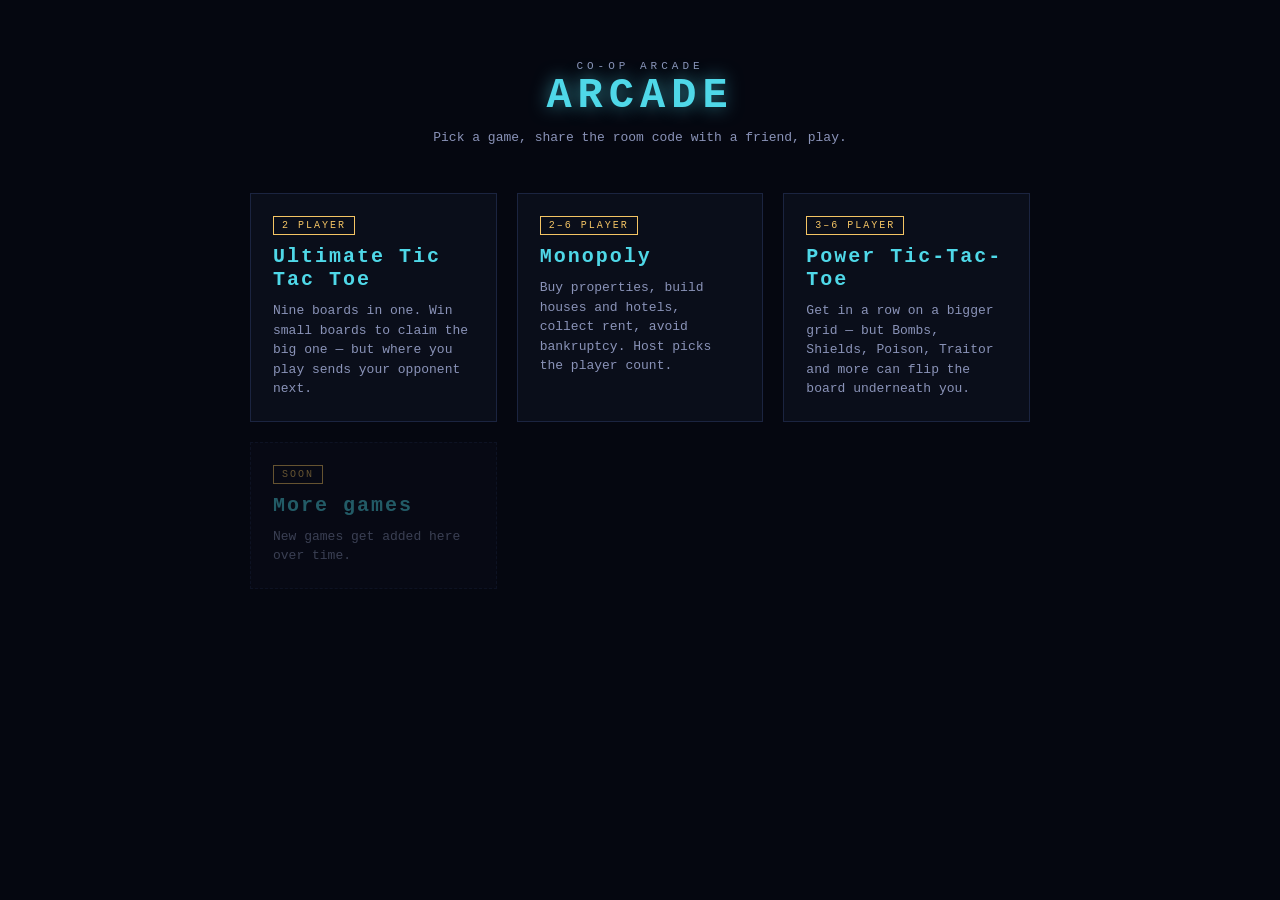
<file: index.html>
<!DOCTYPE html>
<html lang="en">
<head>
<meta charset="UTF-8">
<meta name="viewport" content="width=device-width, initial-scale=1">
<title>Arcade</title>
<link rel="stylesheet" href="./shared/style.css">
<style>
  body {
    display: flex;
    flex-direction: column;
    align-items: center;
    padding: 60px 20px;
  }
  .hub-header { text-align: center; margin-bottom: 48px; }
  .hub-header .msg { margin: 10px auto 0; }

  .game-grid {
    display: grid;
    grid-template-columns: repeat(auto-fill, minmax(240px, 1fr));
    gap: 20px;
    width: 100%;
    max-width: 780px;
  }

  .game-card {
    display: flex;
    flex-direction: column;
    gap: 10px;
    background: var(--void);
    border: 1px solid var(--nebula);
    padding: 22px;
    text-decoration: none;
    transition: border-color 0.15s, transform 0.15s, box-shadow 0.15s;
  }
  .game-card:hover {
    border-color: var(--signal);
    transform: translateY(-2px);
    box-shadow: 0 0 24px rgba(79, 216, 232, 0.15);
  }
  .game-card h2 {
    margin: 0;
    color: var(--signal);
    font-size: 20px;
    letter-spacing: 2px;
  }
  .game-card p {
    margin: 0;
    color: var(--mist);
    font-size: 13px;
    line-height: 1.5;
  }
  .game-card .tag {
    align-self: flex-start;
    font-size: 10px;
    letter-spacing: 2px;
    text-transform: uppercase;
    color: var(--gold);
    border: 1px solid var(--gold);
    padding: 3px 8px;
  }

  /* Placeholder card for games not built yet */
  .game-card.coming-soon {
    opacity: 0.4;
    pointer-events: none;
    border-style: dashed;
  }
</style>
</head>
<body>
  <div class="hub-header">
    <div class="eyebrow">Co-op Arcade</div>
    <h1 class="title">ARCADE</h1>
    <p class="msg">Pick a game, share the room code with a friend, play.</p>
  </div>

  <div class="game-grid">
    <a class="game-card" href="./games/ultimate-ttt/">
      <span class="tag">2 Player</span>
      <h2>Ultimate Tic Tac Toe</h2>
      <p>Nine boards in one. Win small boards to claim the big one — but where you play sends your opponent next.</p>
    </a>

    <a class="game-card" href="./games/monopoly/">
      <span class="tag">2–6 Player</span>
      <h2>Monopoly</h2>
      <p>Buy properties, build houses and hotels, collect rent, avoid bankruptcy. Host picks the player count.</p>
    </a>

    <a class="game-card" href="./games/power-ttt/">
      <span class="tag">3–6 Player</span>
      <h2>Power Tic-Tac-Toe</h2>
      <p>Get in a row on a bigger grid — but Bombs, Shields, Poison, Traitor and more can flip the board underneath you.</p>
    </a>

    <!-- Add more games here as they're built, e.g.:
    <a class="game-card" href="./games/space-menace/">
      <span class="tag">Up to 3 Player</span>
      <h2>Space Menace</h2>
      <p>Co-op arcade defense. Survive the drift.</p>
    </a>
    -->

    <div class="game-card coming-soon">
      <span class="tag">Soon</span>
      <h2>More games</h2>
      <p>New games get added here over time.</p>
    </div>
  </div>
</body>
</html>
</file>
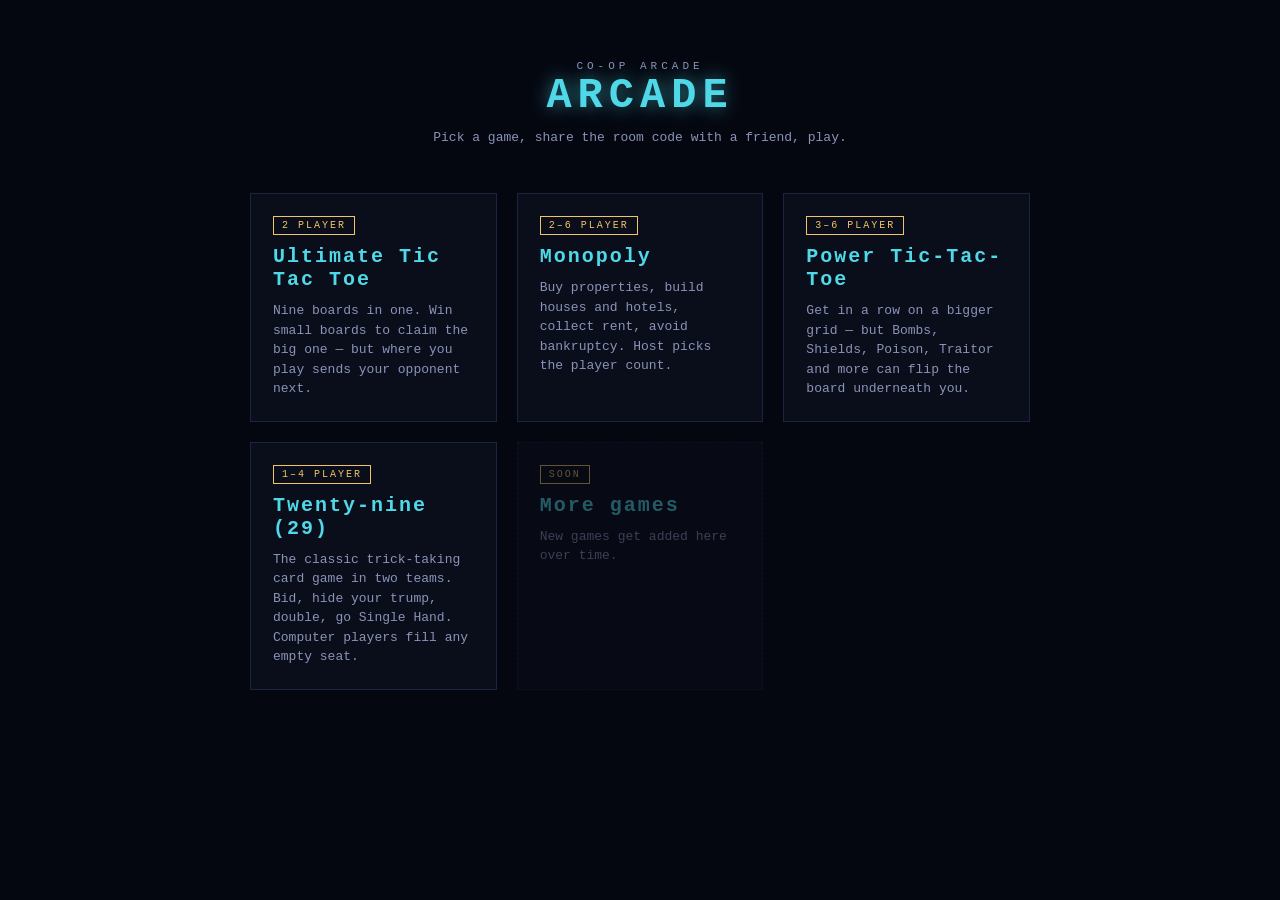
<file: test/index.html>
<!DOCTYPE html>
<html lang="en">
<head>
<meta charset="UTF-8">
<meta name="viewport" content="width=device-width, initial-scale=1">
<title>Arcade</title>
<link rel="stylesheet" href="./shared/style.css">
<style>
  body {
    display: flex;
    flex-direction: column;
    align-items: center;
    padding: 60px 20px;
  }
  .hub-header { text-align: center; margin-bottom: 48px; }
  .hub-header .msg { margin: 10px auto 0; }

  .game-grid {
    display: grid;
    grid-template-columns: repeat(auto-fill, minmax(240px, 1fr));
    gap: 20px;
    width: 100%;
    max-width: 780px;
  }

  .game-card {
    display: flex;
    flex-direction: column;
    gap: 10px;
    background: var(--void);
    border: 1px solid var(--nebula);
    padding: 22px;
    text-decoration: none;
    transition: border-color 0.15s, transform 0.15s, box-shadow 0.15s;
  }
  .game-card:hover {
    border-color: var(--signal);
    transform: translateY(-2px);
    box-shadow: 0 0 24px rgba(79, 216, 232, 0.15);
  }
  .game-card h2 {
    margin: 0;
    color: var(--signal);
    font-size: 20px;
    letter-spacing: 2px;
  }
  .game-card p {
    margin: 0;
    color: var(--mist);
    font-size: 13px;
    line-height: 1.5;
  }
  .game-card .tag {
    align-self: flex-start;
    font-size: 10px;
    letter-spacing: 2px;
    text-transform: uppercase;
    color: var(--gold);
    border: 1px solid var(--gold);
    padding: 3px 8px;
  }

  /* Placeholder card for games not built yet */
  .game-card.coming-soon {
    opacity: 0.4;
    pointer-events: none;
    border-style: dashed;
  }
</style>
</head>
<body>
  <div class="hub-header">
    <div class="eyebrow">Co-op Arcade</div>
    <h1 class="title">ARCADE</h1>
    <p class="msg">Pick a game, share the room code with a friend, play.</p>
  </div>

  <div class="game-grid">
    <a class="game-card" href="./games/ultimate-ttt/">
      <span class="tag">2 Player</span>
      <h2>Ultimate Tic Tac Toe</h2>
      <p>Nine boards in one. Win small boards to claim the big one — but where you play sends your opponent next.</p>
    </a>

    <a class="game-card" href="./games/monopoly/">
      <span class="tag">2–6 Player</span>
      <h2>Monopoly</h2>
      <p>Buy properties, build houses and hotels, collect rent, avoid bankruptcy. Host picks the player count.</p>
    </a>

    <a class="game-card" href="./games/power-ttt/">
      <span class="tag">3–6 Player</span>
      <h2>Power Tic-Tac-Toe</h2>
      <p>Get in a row on a bigger grid — but Bombs, Shields, Poison, Traitor and more can flip the board underneath you.</p>
    </a>

    <a class="game-card" href="./games/twenty-nine/">
      <span class="tag">1–4 Player</span>
      <h2>Twenty-nine (29)</h2>
      <p>The classic trick-taking card game in two teams. Bid, hide your trump, double, go Single Hand. Computer players fill any empty seat.</p>
    </a>

    <!-- Add more games here as they're built, e.g.:
    <a class="game-card" href="./games/space-menace/">
      <span class="tag">Up to 3 Player</span>
      <h2>Space Menace</h2>
      <p>Co-op arcade defense. Survive the drift.</p>
    </a>
    -->

    <div class="game-card coming-soon">
      <span class="tag">Soon</span>
      <h2>More games</h2>
      <p>New games get added here over time.</p>
    </div>
  </div>
</body>
</html>
</file>
<file: shared/style.css>
/* =========================================================
   SHARED THEME — used by hub page + every game
   Keep this in sync across games by always linking to
   /shared/style.css rather than copy-pasting variables.
   ========================================================= */

:root {
  --void: #0a0e1a;
  --void-deep: #050710;
  --nebula: #1b2440;
  --signal: #4fd8e8;
  --signal-dim: #2a7a85;
  --alert: #ff4d6d;
  --gold: #f4c464;
  --mist: #8a93b8;
  --win-x: #4fd8e8;
  --win-o: #ff4d6d;
}

* { box-sizing: border-box; }

html, body {
  margin: 0;
  min-height: 100%;
  background: var(--void-deep);
  color: #e8ecff;
  font-family: 'Courier New', ui-monospace, monospace;
}

.eyebrow {
  letter-spacing: 4px;
  font-size: 11px;
  color: var(--mist);
  text-transform: uppercase;
}

h1.title {
  font-size: 42px;
  letter-spacing: 6px;
  margin: 0;
  color: var(--signal);
  text-shadow: 0 0 18px rgba(79, 216, 232, 0.6);
}

.msg { font-size: 13px; color: var(--mist); max-width: 480px; }
.err { color: var(--alert); font-size: 13px; min-height: 16px; }

input, select, button {
  font-family: inherit;
  font-size: 14px;
  padding: 9px 14px;
  background: var(--void-deep);
  border: 1px solid var(--signal-dim);
  color: #e8ecff;
  border-radius: 3px;
}
input:focus, select:focus { outline: none; border-color: var(--signal); }

button {
  cursor: pointer;
  border-color: var(--signal);
  color: var(--signal);
  letter-spacing: 2px;
  text-transform: uppercase;
  transition: background 0.15s, color 0.15s;
}
button:hover { background: var(--signal); color: var(--void-deep); }
button:disabled { opacity: 0.35; cursor: not-allowed; }
button:disabled:hover { background: none; color: var(--signal); }

.row { display: flex; gap: 10px; align-items: center; }

.code-badge {
  font-size: 28px;
  letter-spacing: 8px;
  color: var(--gold);
  border: 1px dashed var(--gold);
  padding: 6px 18px;
}

.hidden { display: none !important; }

a.link { color: var(--signal); }
</file>
<file: test/shared/style.css>
/* =========================================================
   SHARED THEME — used by hub page + every game
   Keep this in sync across games by always linking to
   /shared/style.css rather than copy-pasting variables.
   ========================================================= */

:root {
  --void: #0a0e1a;
  --void-deep: #050710;
  --nebula: #1b2440;
  --signal: #4fd8e8;
  --signal-dim: #2a7a85;
  --alert: #ff4d6d;
  --gold: #f4c464;
  --mist: #8a93b8;
  --win-x: #4fd8e8;
  --win-o: #ff4d6d;
}

* { box-sizing: border-box; }

html, body {
  margin: 0;
  min-height: 100%;
  background: var(--void-deep);
  color: #e8ecff;
  font-family: 'Courier New', ui-monospace, monospace;
}

.eyebrow {
  letter-spacing: 4px;
  font-size: 11px;
  color: var(--mist);
  text-transform: uppercase;
}

h1.title {
  font-size: 42px;
  letter-spacing: 6px;
  margin: 0;
  color: var(--signal);
  text-shadow: 0 0 18px rgba(79, 216, 232, 0.6);
}

.msg { font-size: 13px; color: var(--mist); max-width: 480px; }
.err { color: var(--alert); font-size: 13px; min-height: 16px; }

input, select, button {
  font-family: inherit;
  font-size: 14px;
  padding: 9px 14px;
  background: var(--void-deep);
  border: 1px solid var(--signal-dim);
  color: #e8ecff;
  border-radius: 3px;
}
input:focus, select:focus { outline: none; border-color: var(--signal); }

button {
  cursor: pointer;
  border-color: var(--signal);
  color: var(--signal);
  letter-spacing: 2px;
  text-transform: uppercase;
  transition: background 0.15s, color 0.15s;
}
button:hover { background: var(--signal); color: var(--void-deep); }
button:disabled { opacity: 0.35; cursor: not-allowed; }
button:disabled:hover { background: none; color: var(--signal); }

.row { display: flex; gap: 10px; align-items: center; }

.code-badge {
  font-size: 28px;
  letter-spacing: 8px;
  color: var(--gold);
  border: 1px dashed var(--gold);
  padding: 6px 18px;
}

.hidden { display: none !important; }

a.link { color: var(--signal); }
</file>
